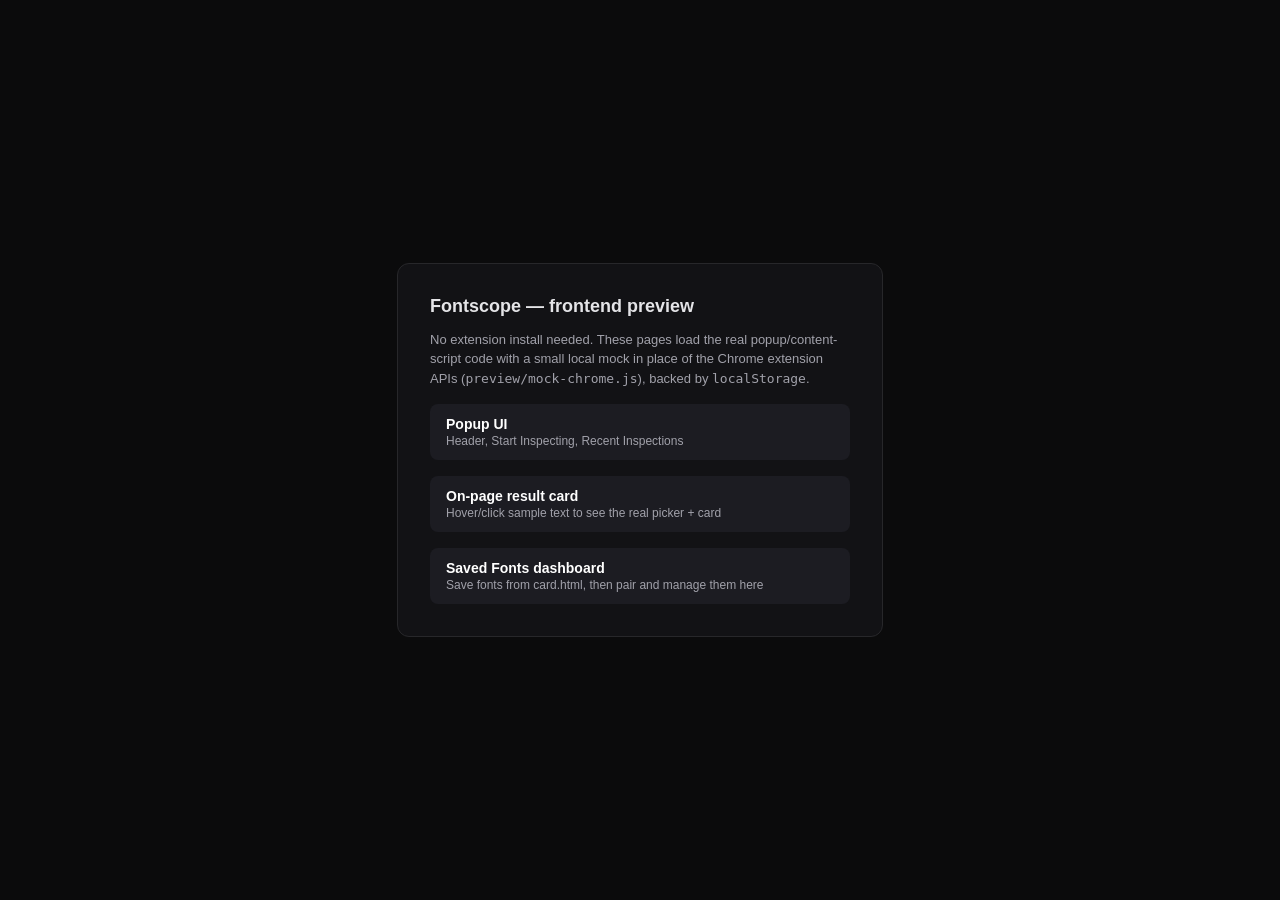
<file: preview/index.html>
<!doctype html>
<html>
  <head>
    <meta charset="utf-8" />
    <title>Fontscope — Local Preview</title>
    <style>
      body {
        margin: 0;
        min-height: 100vh;
        display: flex;
        align-items: center;
        justify-content: center;
        background: #0b0b0c;
        color: #e4e4e7;
        font-family: -apple-system, BlinkMacSystemFont, "Segoe UI", sans-serif;
      }
      .card {
        border: 1px solid #27272a;
        background: #121215;
        border-radius: 12px;
        padding: 32px;
        max-width: 420px;
      }
      h1 { font-size: 18px; margin: 0 0 8px; }
      p { color: #a1a1aa; font-size: 13px; line-height: 1.5; }
      a {
        display: block;
        margin-top: 16px;
        padding: 12px 16px;
        border-radius: 8px;
        background: #1c1c22;
        color: #fff;
        text-decoration: none;
        font-size: 14px;
        font-weight: 600;
      }
      a span { display: block; font-weight: 400; font-size: 12px; color: #a1a1aa; margin-top: 2px; }
      a:hover { background: #27272a; }
    </style>
  </head>
  <body>
    <div class="card">
      <h1>Fontscope — frontend preview</h1>
      <p>
        No extension install needed. These pages load the real popup/content-script
        code with a small local mock in place of the Chrome extension APIs
        (<code>preview/mock-chrome.js</code>), backed by <code>localStorage</code>.
      </p>
      <a href="popup.html">Popup UI<span>Header, Start Inspecting, Recent Inspections</span></a>
      <a href="card.html">On-page result card<span>Hover/click sample text to see the real picker + card</span></a>
      <a href="dashboard.html">Saved Fonts dashboard<span>Save fonts from card.html, then pair and manage them here</span></a>
    </div>
  </body>
</html>
</file>
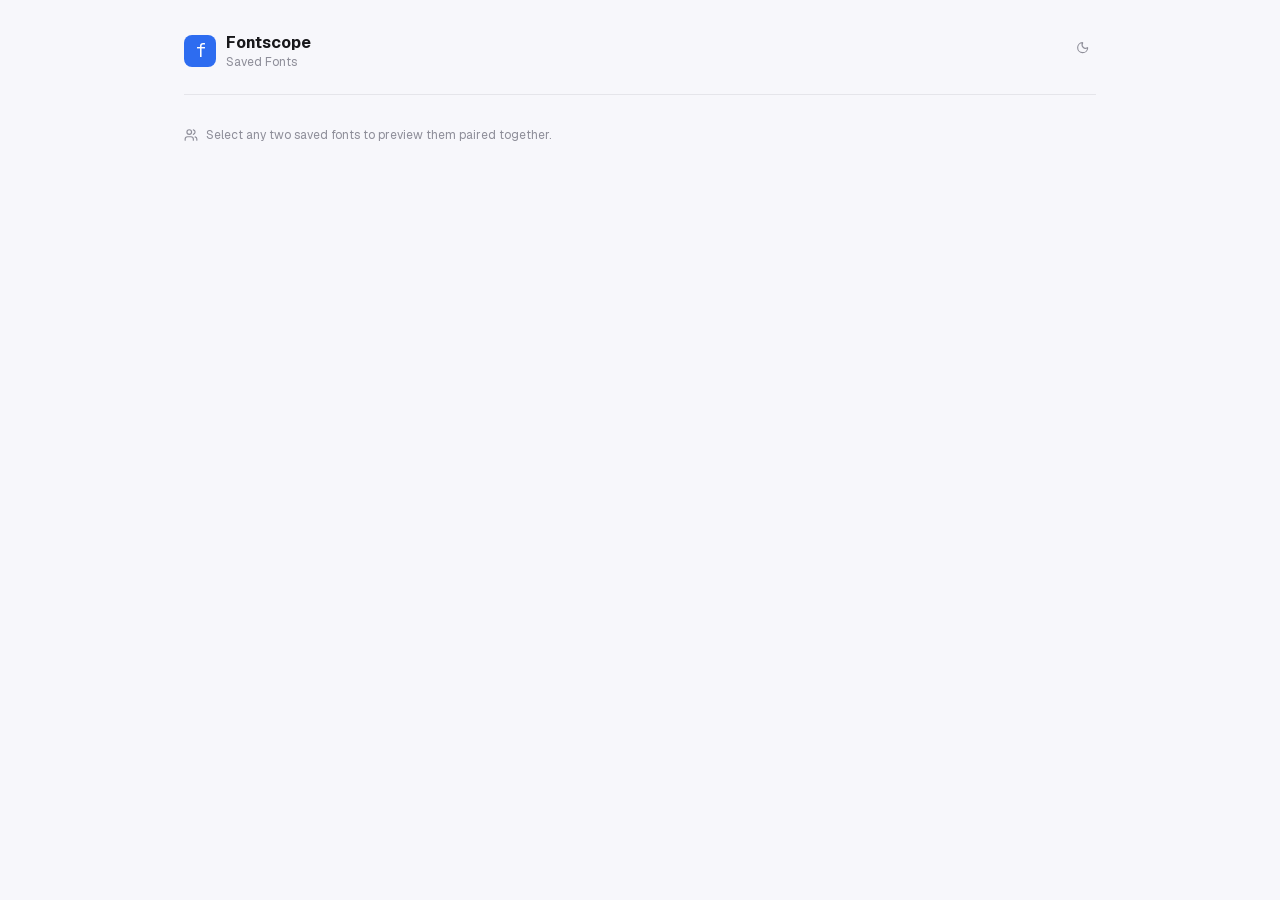
<file: dashboard.html>
<!doctype html>
<html>
  <head>
    <meta charset="utf-8" />
    <title>Fontscope — Saved Fonts</title>
    <script src="theme-init.js"></script>
    <link rel="stylesheet" href="assets/fonts/fonts.css" />
    <link rel="stylesheet" href="assets/theme.css" />
    <link rel="stylesheet" href="dashboard.css" />
  </head>
  <body>
    <div class="dash-root">
      <header class="dash-header">
        <div class="brand">
          <div class="logo-chip">f</div>
          <div class="brand-text">
            <p class="brand-name">Fontscope</p>
            <p class="brand-sub" id="saved-count">Saved Fonts</p>
          </div>
        </div>
        <button class="icon-btn header-icon" id="theme-toggle" title="Toggle light/dark theme">
          <span class="icon icon-moon"></span>
        </button>
      </header>

      <main class="dash-main">
        <div class="pairing-hint" id="pairing-hint">
          <span class="icon icon-users"></span>
          <span>Select any two saved fonts to preview them paired together.</span>
        </div>

        <div class="pairing-panel" id="pairing-panel" hidden>
          <div class="pairing-panel-header">
            <p class="pairing-title">Pairing Preview</p>
            <button class="icon-btn" id="pairing-close" title="Clear selection"><span class="icon icon-x"></span></button>
          </div>
          <div class="pairing-preview">
            <p class="pairing-heading" id="pairing-heading">Paradigm of Visual Artistry</p>
            <p class="pairing-body" id="pairing-body">
              The quick brown fox jumps over the lazy dog — paired body copy shows how these two fonts read together
              at a normal text size, so you can judge the contrast before using them side by side.
            </p>
          </div>
          <div class="pairing-labels">
            <span id="pairing-heading-label">Heading: —</span>
            <span id="pairing-body-label">Body: —</span>
          </div>
        </div>

        <div class="grid" id="grid"></div>

        <div class="empty-state" id="empty-state" hidden>
          <span class="icon icon-bookmark empty-icon"></span>
          <p class="empty-title">No fonts saved yet</p>
          <p class="empty-body">
            Open any webpage, click the Fontscope icon, hit Start Inspecting, and use the bookmark icon on a result
            card to save a font here.
          </p>
        </div>
      </main>
    </div>

    <script src="lib/icons.js"></script>
    <script src="lib/storage.js"></script>
    <script src="dashboard.js"></script>
  </body>
</html>
</file>
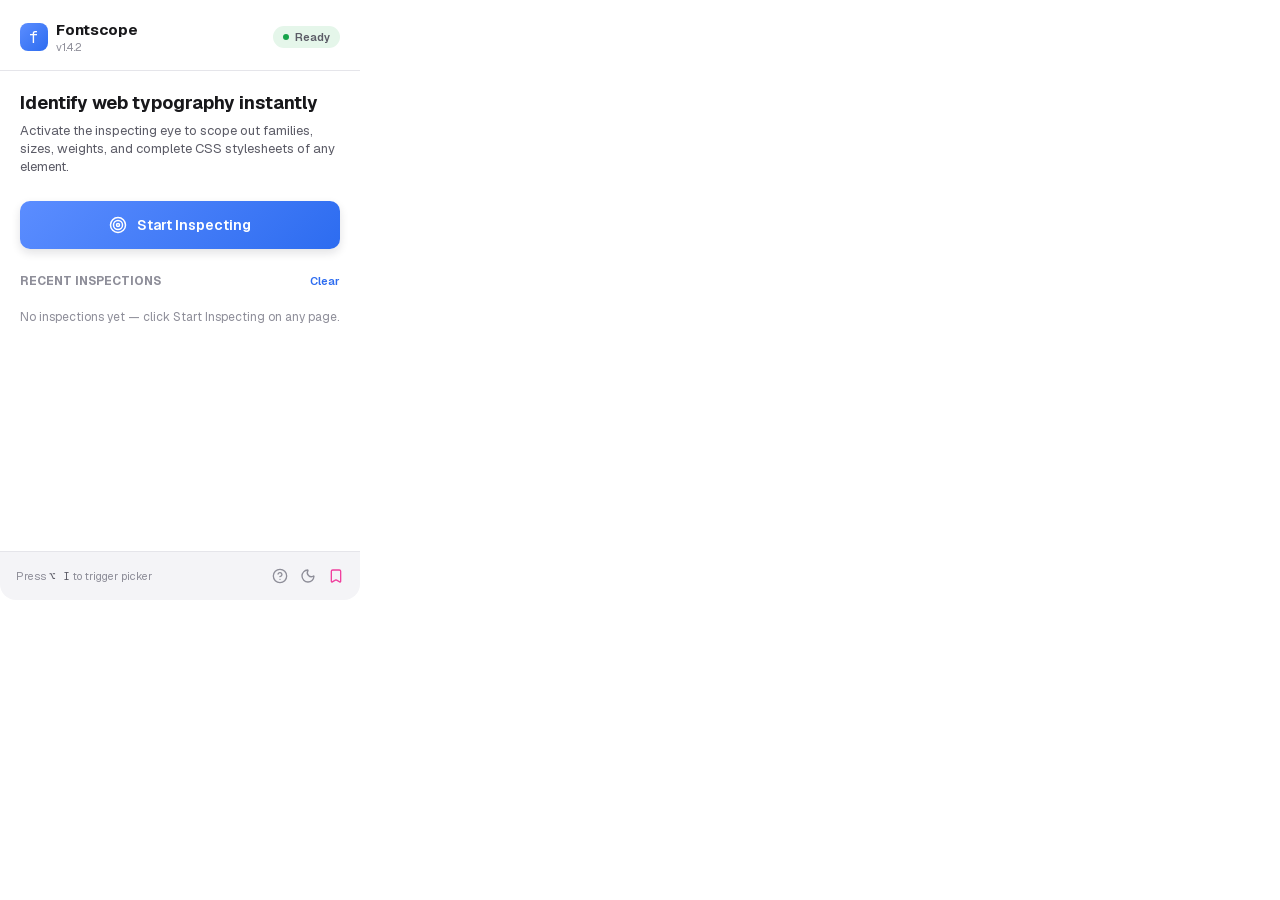
<file: popup.html>
<!doctype html>
<html>
  <head>
    <meta charset="utf-8" />
    <script src="theme-init.js"></script>
    <link rel="stylesheet" href="assets/fonts/fonts.css" />
    <link rel="stylesheet" href="assets/theme.css" />
    <link rel="stylesheet" href="popup.css" />
  </head>
  <body>
    <div class="popup-root">
      <header class="header">
        <div class="brand">
          <div class="logo-chip">f</div>
          <div class="brand-text">
            <p class="brand-name">Fontscope</p>
            <p class="brand-version">v1.4.2</p>
          </div>
        </div>
        <div class="status-pill" id="status-pill">
          <span class="status-dot"></span>
          <span id="status-label">Ready</span>
        </div>
      </header>

      <main class="main-body">
        <div class="intro">
          <p class="intro-title">Identify web typography instantly</p>
          <p class="intro-body">
            Activate the inspecting eye to scope out families, sizes, weights, and complete CSS stylesheets of any element.
          </p>
        </div>

        <button class="activate-btn" id="activate-btn">
          <span class="icon icon-target" aria-hidden="true"></span>
          <span>Start Inspecting</span>
        </button>

        <div class="recent-section">
          <div class="recent-header">
            <p class="recent-label">Recent Inspections</p>
            <button class="clear-link" id="clear-link">Clear</button>
          </div>
          <div class="recent-list" id="recent-list">
            <p class="recent-empty" id="recent-empty">No inspections yet — click Start Inspecting on any page.</p>
          </div>
        </div>
      </main>

      <div class="spacer"></div>

      <footer class="footer">
        <p class="shortcut-hint">Press <span class="mono-key">⌥ I</span> to trigger picker</p>
        <div class="footer-icons">
          <span class="icon icon-circle_help footer-icon" title="Help"></span>
          <button class="icon-btn footer-icon" id="theme-toggle" title="Toggle light/dark theme">
            <span class="icon icon-moon"></span>
          </button>
          <button class="icon-btn footer-icon" id="dashboard-btn" title="Saved Fonts">
            <span class="icon icon-bookmark"></span>
          </button>
        </div>
      </footer>
    </div>

    <script src="lib/icons.js"></script>
    <script src="lib/storage.js"></script>
    <script src="popup.js"></script>
  </body>
</html>
</file>
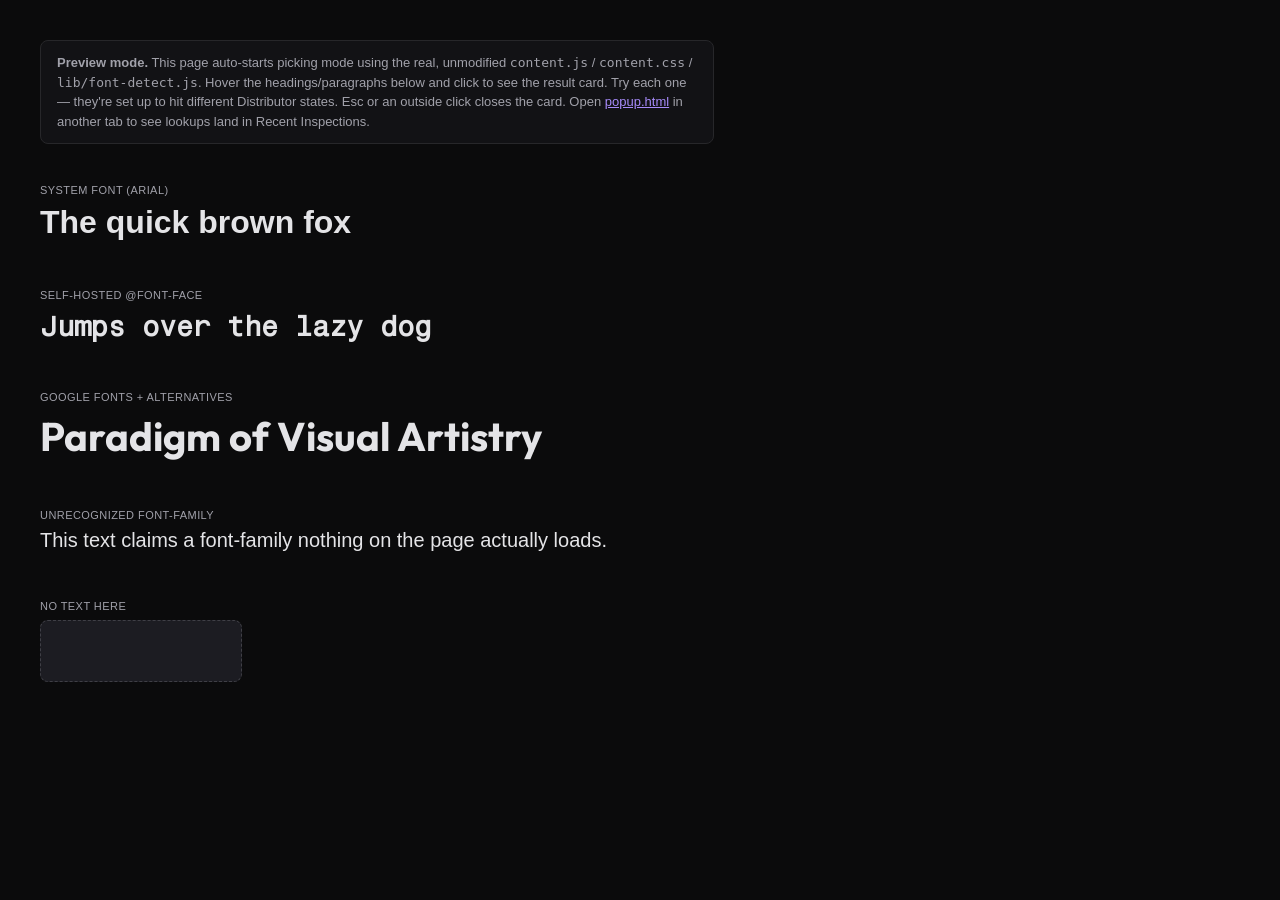
<file: preview/card.html>
<!doctype html>
<html>
  <head>
    <meta charset="utf-8" />
    <title>Fontscope — Card Preview</title>
    <link rel="stylesheet" href="https://fonts.googleapis.com/css2?family=Outfit:wght@400;700&display=swap" />
    <style>
      @font-face {
        /* Self-hosted example, served from our own extension folder — used
           to exercise the "Self-hosted / View File" Distributor branch. */
        font-family: "FontscopeMono Demo";
        src: url("../assets/fonts/FragmentMono-Regular.woff2") format("woff2");
      }
      body {
        margin: 0;
        background: #0b0b0c;
        color: #e4e4e7;
        font-family: -apple-system, BlinkMacSystemFont, "Segoe UI", sans-serif;
        padding: 40px;
      }
      .note {
        max-width: 640px;
        color: #a1a1aa;
        font-size: 13px;
        line-height: 1.5;
        margin-bottom: 40px;
        padding: 12px 16px;
        border: 1px solid #27272a;
        border-radius: 8px;
        background: #121215;
      }
      .note a { color: #a78bfa; }
      section { margin-bottom: 48px; max-width: 600px; }
      .label {
        font-size: 11px;
        text-transform: uppercase;
        letter-spacing: 0.04em;
        color: #a1a1aa;
        margin-bottom: 8px;
      }
      h2.system-font { font-family: Arial, Helvetica, sans-serif; font-size: 32px; margin: 0; }
      h2.self-hosted { font-family: "FontscopeMono Demo", monospace; font-size: 28px; margin: 0; }
      h2.google-font { font-family: "Outfit", sans-serif; font-weight: 700; font-size: 40px; margin: 0; }
      p.unknown-font { font-family: "TotallyMadeUpFont", sans-serif; font-size: 20px; margin: 0; }
      .empty-target {
        width: 200px;
        height: 60px;
        background: #1c1c22;
        border: 1px dashed #3f3f46;
        border-radius: 8px;
      }
    </style>
  </head>
  <body>
    <div class="note">
      <strong>Preview mode.</strong> This page auto-starts picking mode using the real, unmodified
      <code>content.js</code> / <code>content.css</code> / <code>lib/font-detect.js</code>.
      Hover the headings/paragraphs below and click to see the result card. Try each one —
      they're set up to hit different Distributor states. Esc or an outside click closes the card.
      Open <a href="popup.html">popup.html</a> in another tab to see lookups land in Recent Inspections.
    </div>

    <section>
      <p class="label">System font (Arial)</p>
      <h2 class="system-font">The quick brown fox</h2>
    </section>

    <section>
      <p class="label">Self-hosted @font-face</p>
      <h2 class="self-hosted">Jumps over the lazy dog</h2>
    </section>

    <section>
      <p class="label">Google Fonts + alternatives</p>
      <h2 class="google-font">Paradigm of Visual Artistry</h2>
    </section>

    <section>
      <p class="label">Unrecognized font-family</p>
      <p class="unknown-font">This text claims a font-family nothing on the page actually loads.</p>
    </section>

    <section>
      <p class="label">No text here</p>
      <div class="empty-target"></div>
    </section>

    <script src="mock-chrome.js"></script>
    <script src="../lib/icons.js"></script>
    <script src="../lib/font-detect.js"></script>
    <script src="../lib/storage.js"></script>
    <script src="../content.js"></script>
  </body>
</html>
</file>
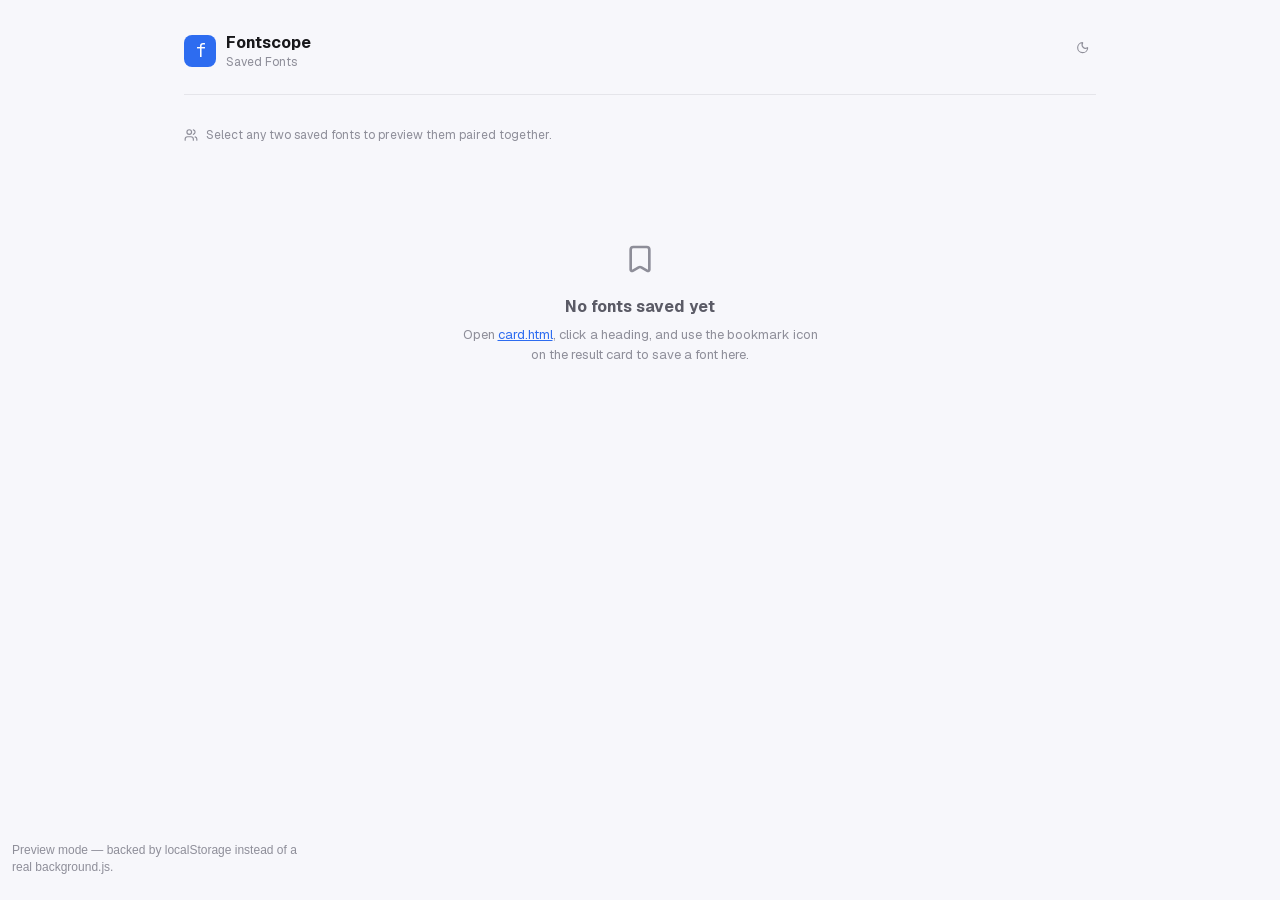
<file: preview/dashboard.html>
<!doctype html>
<html>
  <head>
    <meta charset="utf-8" />
    <title>Fontscope — Dashboard Preview</title>
    <script src="../theme-init.js"></script>
    <link rel="stylesheet" href="../assets/fonts/fonts.css" />
    <link rel="stylesheet" href="../assets/theme.css" />
    <link rel="stylesheet" href="../dashboard.css" />
  </head>
  <body>
    <!-- Real dashboard markup below, unchanged from ../dashboard.html -->
    <div class="dash-root">
      <header class="dash-header">
        <div class="brand">
          <div class="logo-chip">f</div>
          <div class="brand-text">
            <p class="brand-name">Fontscope</p>
            <p class="brand-sub" id="saved-count">Saved Fonts</p>
          </div>
        </div>
        <button class="icon-btn header-icon" id="theme-toggle" title="Toggle light/dark theme">
          <span class="icon icon-moon"></span>
        </button>
      </header>

      <main class="dash-main">
        <div class="pairing-hint" id="pairing-hint">
          <span class="icon icon-users"></span>
          <span>Select any two saved fonts to preview them paired together.</span>
        </div>

        <div class="pairing-panel" id="pairing-panel" hidden>
          <div class="pairing-panel-header">
            <p class="pairing-title">Pairing Preview</p>
            <button class="icon-btn" id="pairing-close" title="Clear selection"><span class="icon icon-x"></span></button>
          </div>
          <div class="pairing-preview">
            <p class="pairing-heading" id="pairing-heading">Paradigm of Visual Artistry</p>
            <p class="pairing-body" id="pairing-body">
              The quick brown fox jumps over the lazy dog — paired body copy shows how these two fonts read together
              at a normal text size, so you can judge the contrast before using them side by side.
            </p>
          </div>
          <div class="pairing-labels">
            <span id="pairing-heading-label">Heading: —</span>
            <span id="pairing-body-label">Body: —</span>
          </div>
        </div>

        <div class="grid" id="grid"></div>

        <div class="empty-state" id="empty-state" hidden>
          <span class="icon icon-bookmark empty-icon"></span>
          <p class="empty-title">No fonts saved yet</p>
          <p class="empty-body">
            Open <a href="card.html" style="color: var(--accent-text);">card.html</a>, click a heading, and use the
            bookmark icon on the result card to save a font here.
          </p>
        </div>
      </main>
    </div>

    <p style="position: fixed; bottom: 12px; left: 12px; color: var(--text-faint); font: 12px/1.4 sans-serif; max-width: 300px;">
      Preview mode — backed by localStorage instead of a real background.js.
    </p>

    <script src="mock-chrome.js"></script>
    <script src="../lib/icons.js"></script>
    <script src="../lib/storage.js"></script>
    <script src="../dashboard.js"></script>
  </body>
</html>
</file>
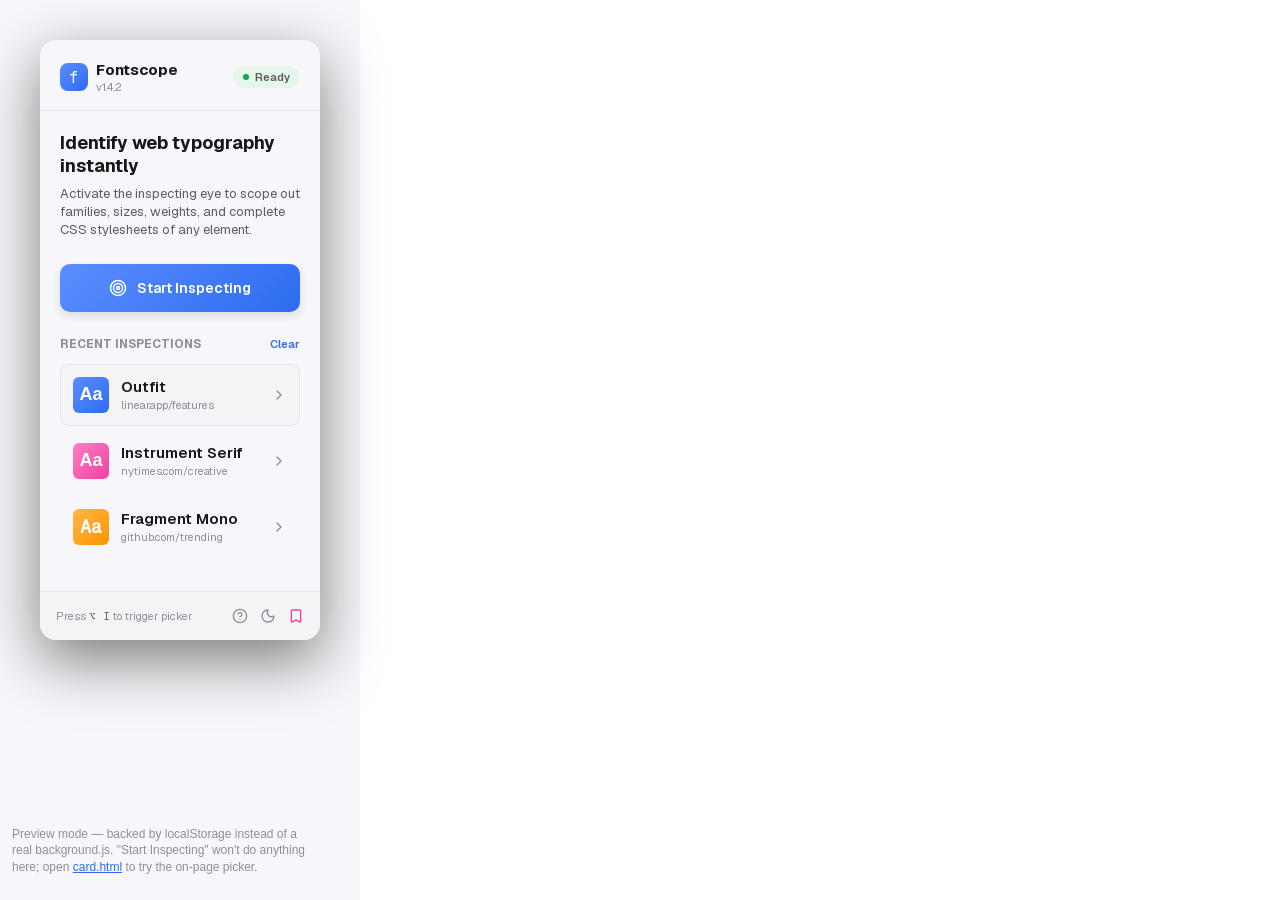
<file: preview/popup.html>
<!doctype html>
<html>
  <head>
    <meta charset="utf-8" />
    <title>Fontscope — Popup Preview</title>
    <script src="../theme-init.js"></script>
    <link rel="stylesheet" href="../assets/fonts/fonts.css" />
    <link rel="stylesheet" href="../assets/theme.css" />
    <link rel="stylesheet" href="../popup.css" />
    <style>
      /* Preview-only chrome around the real popup — a wrapper div, NOT
         `body`, so it can't collide with popup.css's own `body { width,
         background: var(--bg-popup) }` rule (that collision previously
         made light mode unreadable: this file's old `body { background:
         #1a1a1d }` painted over popup.css's theme-driven body background,
         leaving light-theme text stranded on a hardcoded dark surface). */
      .preview-backdrop {
        display: flex;
        align-items: flex-start;
        justify-content: center;
        padding: 40px;
        background: var(--bg-page);
        min-height: 100vh;
      }
      .popup-root {
        box-shadow: 0 20px 60px rgba(0, 0, 0, 0.5);
      }
    </style>
  </head>
  <body>
    <!-- Real popup markup below, unchanged from ../popup.html -->
    <div class="preview-backdrop">
    <div class="popup-root">
      <header class="header">
        <div class="brand">
          <div class="logo-chip">f</div>
          <div class="brand-text">
            <p class="brand-name">Fontscope</p>
            <p class="brand-version">v1.4.2</p>
          </div>
        </div>
        <div class="status-pill" id="status-pill">
          <span class="status-dot"></span>
          <span id="status-label">Ready</span>
        </div>
      </header>

      <main class="main-body">
        <div class="intro">
          <p class="intro-title">Identify web typography instantly</p>
          <p class="intro-body">
            Activate the inspecting eye to scope out families, sizes, weights, and complete CSS stylesheets of any element.
          </p>
        </div>

        <button class="activate-btn" id="activate-btn">
          <span class="icon icon-target" aria-hidden="true"></span>
          <span>Start Inspecting</span>
        </button>

        <div class="recent-section">
          <div class="recent-header">
            <p class="recent-label">Recent Inspections</p>
            <button class="clear-link" id="clear-link">Clear</button>
          </div>
          <div class="recent-list" id="recent-list">
            <p class="recent-empty" id="recent-empty">No inspections yet — click Start Inspecting on any page.</p>
          </div>
        </div>
      </main>

      <div class="spacer"></div>

      <footer class="footer">
        <p class="shortcut-hint">Press <span class="mono-key">⌥ I</span> to trigger picker</p>
        <div class="footer-icons">
          <span class="icon icon-circle_help footer-icon" title="Help"></span>
          <button class="icon-btn footer-icon" id="theme-toggle" title="Toggle light/dark theme">
            <span class="icon icon-moon"></span>
          </button>
          <button class="icon-btn footer-icon" id="dashboard-btn" title="Saved Fonts">
            <span class="icon icon-bookmark"></span>
          </button>
        </div>
      </footer>
    </div>
    </div>

    <p style="position: fixed; bottom: 12px; left: 12px; color: var(--text-faint); font: 12px/1.4 sans-serif; max-width: 300px;">
      Preview mode — backed by localStorage instead of a real background.js. "Start Inspecting" won't do anything here; open <a href="card.html" style="color: var(--accent-text);">card.html</a> to try the on-page picker.
    </p>

    <script src="mock-chrome.js"></script>
    <script src="../lib/icons.js"></script>
    <script src="../lib/storage.js"></script>
    <script src="../popup.js"></script>
  </body>
</html>
</file>
<file: assets/fonts/fonts.css>
@font-face {
  font-family: "Geist";
  font-style: normal;
  font-weight: 100 900;
  font-display: swap;
  src: url("Geist-Variable.woff2") format("woff2");
}

@font-face {
  font-family: "Fragment Mono";
  font-style: normal;
  font-weight: 400;
  font-display: swap;
  src: url("FragmentMono-Regular.woff2") format("woff2");
}
</file>
<file: assets/theme.css>
/* Shared design tokens for popup.html, dashboard.html, and content.js's
   shadow DOM. `:root` matches when this is linked into a normal document;
   `:host` matches when it's linked inside a shadow root (content.css) —
   both are listed so one file works in every context.

   Light is the default (the "vibrant multi-color" redesign) —
   `data-theme="dark"` restyles the original dark look on top of it.
   `--accent`/`--accent-text`/`--accent-bg-wash` are kept as aliases for
   `content.css`/`dashboard.css`, which haven't been re-themed yet; new
   code should reach for the purposeful `--accent-blue/pink/orange/green`
   tokens instead (blue = primary actions/brand, pink = save, orange =
   source/distributor, green = free alternatives). */

:root,
:host {
  --bg-page: #f7f7fb;
  --bg-popup: #ffffff;
  --bg-header-footer: #f4f4f7;
  --bg-row: #f4f4f7;
  --bg-row-alt: #efeff3;
  --bg-row-alt-2: #f1f1f5;
  --border-default: #e5e5ea;
  --text-primary: #18181b;
  --text-muted: #5b5b66;
  --text-faint: #8e8e99;
  --card-bg: rgba(255, 255, 255, 0.92);
  --card-shadow: 0 8px 24px rgba(20, 20, 30, 0.08);
  --status-ready: #16a34a;
  --danger: #e5484d;
  --danger-bg-wash: rgba(229, 72, 77, 0.1);

  --accent-blue: #2d6cf0;
  --accent-blue-wash: #e7eefe;
  --accent-pink: #f0409e;
  --accent-pink-wash: #fde7f4;
  --accent-orange: #ff9500;
  --accent-orange-wash: #fff1dd;
  --accent-green: #34a853;
  --accent-green-wash: #e5f6ea;

  /* Back-compat aliases for content.css/dashboard.css (still single-accent) */
  --accent: var(--accent-blue);
  --accent-text: var(--accent-blue);
  --accent-bg-wash: var(--accent-blue-wash);

  color-scheme: light;
}

:root[data-theme="dark"],
:host([data-theme="dark"]) {
  --bg-page: #0b0b0c;
  --bg-popup: #121215;
  --bg-header-footer: #0f0f12;
  --bg-row: #1f1f24;
  --bg-row-alt: #1c1c22;
  --bg-row-alt-2: #1a1a20;
  --border-default: #27272a;
  --text-primary: #ffffff;
  --text-muted: #a1a1aa;
  --text-faint: #71717a;
  --card-bg: rgba(22, 22, 26, 0.92);
  --card-shadow: 0 12px 24px rgba(0, 0, 0, 0.5);
  --status-ready: #4ade80;
  --danger: #ef4444;
  --danger-bg-wash: rgba(239, 68, 68, 0.12);

  --accent-blue: #5b8dff;
  --accent-blue-wash: rgba(91, 141, 255, 0.16);
  --accent-pink: #ff6fc0;
  --accent-pink-wash: rgba(255, 111, 192, 0.16);
  --accent-orange: #ffb84d;
  --accent-orange-wash: rgba(255, 184, 77, 0.16);
  --accent-green: #5fd37b;
  --accent-green-wash: rgba(95, 211, 123, 0.16);

  --accent: var(--accent-blue);
  --accent-text: var(--accent-blue);
  --accent-bg-wash: var(--accent-blue-wash);

  color-scheme: dark;
}
</file>
<file: dashboard.css>
* {
  box-sizing: border-box;
}

body {
  margin: 0;
  background: var(--bg-page);
  font-family: "Geist", -apple-system, BlinkMacSystemFont, "Segoe UI", sans-serif;
  color: var(--text-primary);
  min-height: 100vh;
}

.icon {
  display: inline-block;
  width: 1em;
  height: 1em;
}
.icon svg {
  display: block;
  width: 100%;
  height: 100%;
}
.icon-btn {
  background: none;
  border: none;
  padding: 0;
  display: inline-flex;
  cursor: pointer;
  color: var(--text-faint);
}
.icon-btn:hover {
  color: var(--text-muted);
}

.dash-root {
  max-width: 960px;
  margin: 0 auto;
  padding: 32px 24px 64px;
}

.dash-header {
  display: flex;
  align-items: center;
  justify-content: space-between;
  padding-bottom: 24px;
  border-bottom: 1px solid var(--border-default);
  margin-bottom: 32px;
}
.brand {
  display: flex;
  align-items: center;
  gap: 10px;
}
.logo-chip {
  width: 32px;
  height: 32px;
  border-radius: 8px;
  background: var(--accent);
  display: flex;
  align-items: center;
  justify-content: center;
  font-family: "Fragment Mono", monospace;
  font-size: 18px;
  color: white;
}
.brand-text {
  display: flex;
  flex-direction: column;
  gap: 1px;
}
.brand-name {
  margin: 0;
  font-size: 16px;
  font-weight: 700;
}
.brand-sub {
  margin: 0;
  font-size: 12px;
  color: var(--text-faint);
}
.header-icon {
  width: 20px;
  height: 20px;
}

.pairing-hint {
  display: flex;
  align-items: center;
  gap: 8px;
  font-size: 12px;
  color: var(--text-faint);
  margin-bottom: 20px;
}
.pairing-hint .icon {
  width: 14px;
  height: 14px;
}

.pairing-panel {
  background: var(--bg-popup);
  border: 1px solid var(--accent);
  border-radius: 12px;
  padding: 20px;
  margin-bottom: 24px;
}
.pairing-panel-header {
  display: flex;
  align-items: center;
  justify-content: space-between;
  margin-bottom: 16px;
}
.pairing-title {
  margin: 0;
  font-size: 12px;
  font-weight: 700;
  text-transform: uppercase;
  color: var(--text-faint);
}
.pairing-preview {
  background: var(--bg-row);
  border-radius: 8px;
  padding: 24px;
}
.pairing-heading {
  margin: 0 0 12px;
  font-size: 32px;
  font-weight: 700;
  color: var(--text-primary);
}
.pairing-body {
  margin: 0;
  font-size: 14px;
  line-height: 1.6;
  color: var(--text-muted);
}
.pairing-labels {
  display: flex;
  gap: 16px;
  margin-top: 12px;
  font-size: 11px;
  color: var(--text-faint);
}

.grid {
  display: grid;
  grid-template-columns: repeat(auto-fill, minmax(260px, 1fr));
  gap: 16px;
}

.font-card {
  background: var(--bg-popup);
  border: 1px solid var(--border-default);
  border-radius: 12px;
  padding: 16px;
  display: flex;
  flex-direction: column;
  gap: 12px;
  position: relative;
}
.font-card.is-selected {
  border-color: var(--accent);
  box-shadow: 0 0 0 1px var(--accent);
}

.font-card-top {
  display: flex;
  align-items: flex-start;
  justify-content: space-between;
  gap: 8px;
}
.font-card-select {
  width: 18px;
  height: 18px;
  border-radius: 5px;
  border: 1px solid var(--border-default);
  cursor: pointer;
  flex-shrink: 0;
  margin-top: 2px;
}
.font-card-select.is-checked {
  background: var(--accent);
  border-color: var(--accent);
}
.font-card-name {
  margin: 0;
  font-size: 20px;
  font-weight: 700;
  overflow: hidden;
  text-overflow: ellipsis;
  white-space: nowrap;
}
.font-card-sample {
  font-size: 13px;
  color: var(--text-muted);
  background: var(--bg-row);
  border-radius: 6px;
  padding: 8px;
  overflow: hidden;
  text-overflow: ellipsis;
  white-space: nowrap;
}

.font-card-meta {
  display: flex;
  flex-wrap: wrap;
  gap: 6px 12px;
  font-size: 11px;
  color: var(--text-faint);
}
.font-card-meta span {
  white-space: nowrap;
}

.font-card-actions {
  display: flex;
  align-items: center;
  justify-content: space-between;
  margin-top: auto;
  padding-top: 4px;
  border-top: 1px solid var(--border-default);
}
.font-card-link {
  font-size: 11px;
  font-weight: 600;
  color: var(--accent-text);
  text-decoration: underline;
  background: none;
  border: none;
  padding: 0;
  cursor: pointer;
  font-family: inherit;
}
.font-card-link[disabled] {
  color: var(--text-faint);
  text-decoration: none;
  cursor: default;
}
.font-card-delete {
  width: 24px;
  height: 24px;
  border-radius: 6px;
  border: none;
  background: none;
  color: var(--text-faint);
  display: flex;
  align-items: center;
  justify-content: center;
  cursor: pointer;
}
.font-card-delete .icon {
  width: 14px;
  height: 14px;
}
.font-card-delete:hover {
  color: var(--danger);
  background: var(--danger-bg-wash);
}

.empty-state {
  text-align: center;
  padding: 80px 24px;
  color: var(--text-faint);
}
.empty-icon {
  width: 32px;
  height: 32px;
  color: var(--text-faint);
  margin-bottom: 16px;
}
.empty-title {
  margin: 0 0 8px;
  font-size: 16px;
  font-weight: 700;
  color: var(--text-muted);
}
.empty-body {
  margin: 0 auto;
  max-width: 360px;
  font-size: 13px;
  line-height: 1.5;
}
</file>
<file: popup.css>
/* Design tokens (--bg-popup, --accent, etc.) come from assets/theme.css,
   linked before this file in popup.html. */

* {
  box-sizing: border-box;
}

body {
  margin: 0;
  width: 360px;
  background: var(--bg-popup);
  font-family: "Geist", -apple-system, BlinkMacSystemFont, "Segoe UI", sans-serif;
  color: var(--text-primary);
}

.popup-root {
  display: flex;
  flex-direction: column;
  min-height: 600px;
  max-height: 600px;
  overflow: hidden;
  border-radius: 16px;
}

.icon {
  display: inline-block;
  width: 1em;
  height: 1em;
}
.icon svg {
  display: block;
  width: 100%;
  height: 100%;
}

/* header */
.header {
  display: flex;
  align-items: center;
  justify-content: space-between;
  padding: 20px 20px 16px;
  border-bottom: 1px solid var(--border-default);
  flex-shrink: 0;
}
.brand {
  display: flex;
  align-items: center;
  gap: 8px;
}
.logo-chip {
  width: 28px;
  height: 28px;
  border-radius: 8px;
  background: linear-gradient(135deg, #5b8dff, var(--accent-blue));
  display: flex;
  align-items: center;
  justify-content: center;
  font-family: "Fragment Mono", monospace;
  font-size: 16px;
  color: white;
}
.brand-text {
  display: flex;
  flex-direction: column;
  gap: 1px;
}
.brand-name {
  margin: 0;
  font-size: 15px;
  font-weight: 700;
  color: var(--text-primary);
}
.brand-version {
  margin: 0;
  font-size: 11px;
  color: var(--text-faint);
}
.status-pill {
  display: flex;
  align-items: center;
  gap: 6px;
  padding: 4px 10px;
  border-radius: 100px;
  background: var(--accent-green-wash);
}
.status-pill.inspecting {
  background: var(--accent-blue-wash);
}
.status-dot {
  width: 6px;
  height: 6px;
  border-radius: 50%;
  background: var(--status-ready);
  display: inline-block;
}
.status-pill.inspecting .status-dot {
  background: var(--accent-blue);
}
#status-label {
  font-size: 11px;
  font-weight: 600;
  color: var(--text-muted);
}

/* main body */
.main-body {
  display: flex;
  flex-direction: column;
  gap: 24px;
  padding: 20px;
  overflow-y: auto;
}
.intro {
  display: flex;
  flex-direction: column;
  gap: 8px;
}
.intro-title {
  margin: 0;
  font-size: 18px;
  font-weight: 700;
  color: var(--text-primary);
}
.intro-body {
  margin: 0;
  font-size: 13px;
  line-height: 1.4;
  color: var(--text-muted);
}

.activate-btn {
  height: 48px;
  width: 100%;
  border: none;
  border-radius: 10px;
  background: linear-gradient(135deg, #5b8dff, var(--accent-blue));
  color: white;
  font-family: inherit;
  font-size: 14px;
  font-weight: 600;
  display: flex;
  align-items: center;
  justify-content: center;
  gap: 10px;
  cursor: pointer;
  box-shadow: 0 4px 10px rgba(20, 20, 30, 0.12);
}
.activate-btn:hover {
  filter: brightness(1.08);
}
.activate-btn .icon {
  width: 18px;
  height: 18px;
}

.recent-section {
  display: flex;
  flex-direction: column;
  gap: 12px;
}
.recent-header {
  display: flex;
  align-items: center;
  justify-content: space-between;
}
.recent-label {
  margin: 0;
  font-size: 12px;
  font-weight: 700;
  text-transform: uppercase;
  color: var(--text-faint);
}
.clear-link {
  background: none;
  border: none;
  padding: 0;
  font-family: inherit;
  font-size: 11px;
  font-weight: 600;
  color: var(--accent-blue);
  cursor: pointer;
}
.recent-list {
  display: flex;
  flex-direction: column;
  gap: 4px;
}
.recent-empty {
  margin: 0;
  font-size: 12px;
  color: var(--text-faint);
  padding: 8px 0;
}
.recent-item {
  display: flex;
  align-items: center;
  gap: 12px;
  padding: 12px;
  border-radius: 8px;
  border: 1px solid transparent;
  background: transparent;
  cursor: default;
}
.recent-item.is-latest {
  background: var(--bg-row);
  border-color: var(--border-default);
}
.recent-avatar {
  width: 36px;
  height: 36px;
  border-radius: 6px;
  flex-shrink: 0;
  display: flex;
  align-items: center;
  justify-content: center;
  font-size: 18px;
  color: white;
  font-weight: 700;
}
/* Each recent lookup gets a color from the palette, cycling — echoes the
   colorful chip row from the moodboard rather than leaving every avatar
   but the latest one flat gray. */
.recent-avatar.color-blue {
  background: linear-gradient(135deg, #5b8dff, var(--accent-blue));
}
.recent-avatar.color-pink {
  background: linear-gradient(135deg, #ff7fc7, var(--accent-pink));
}
.recent-avatar.color-orange {
  background: linear-gradient(135deg, #ffb648, var(--accent-orange));
}
.recent-avatar.color-green {
  background: linear-gradient(135deg, #5fcf7d, var(--accent-green));
}
.recent-text {
  flex: 1 0 0;
  min-width: 0;
  display: flex;
  flex-direction: column;
  gap: 2px;
}
.recent-name {
  margin: 0;
  font-size: 15px;
  font-weight: 600;
  color: var(--text-primary);
  overflow: hidden;
  text-overflow: ellipsis;
  white-space: nowrap;
}
.recent-source {
  margin: 0;
  font-size: 11px;
  color: var(--text-faint);
  overflow: hidden;
  text-overflow: ellipsis;
  white-space: nowrap;
}
.recent-item .icon {
  width: 16px;
  height: 16px;
  color: var(--text-faint);
  flex-shrink: 0;
}

.spacer {
  flex: 1 0 0;
  min-height: 0;
}

.footer {
  display: flex;
  align-items: center;
  justify-content: space-between;
  padding: 16px;
  background: var(--bg-header-footer);
  border-top: 1px solid var(--border-default);
  flex-shrink: 0;
}
.shortcut-hint {
  margin: 0;
  font-size: 11px;
  color: var(--text-faint);
}
.mono-key {
  font-family: "Fragment Mono", monospace;
  color: var(--text-muted);
}
.footer-icons {
  display: flex;
  gap: 12px;
}
.footer-icon {
  width: 16px;
  height: 16px;
  color: var(--text-faint);
  cursor: pointer;
}
.footer-icon:hover {
  color: var(--text-muted);
}
#dashboard-btn.footer-icon {
  color: var(--accent-pink);
}
#dashboard-btn.footer-icon:hover {
  filter: brightness(0.9);
}
.icon-btn {
  background: none;
  border: none;
  padding: 0;
  display: inline-flex;
  font: inherit;
}
</file>
